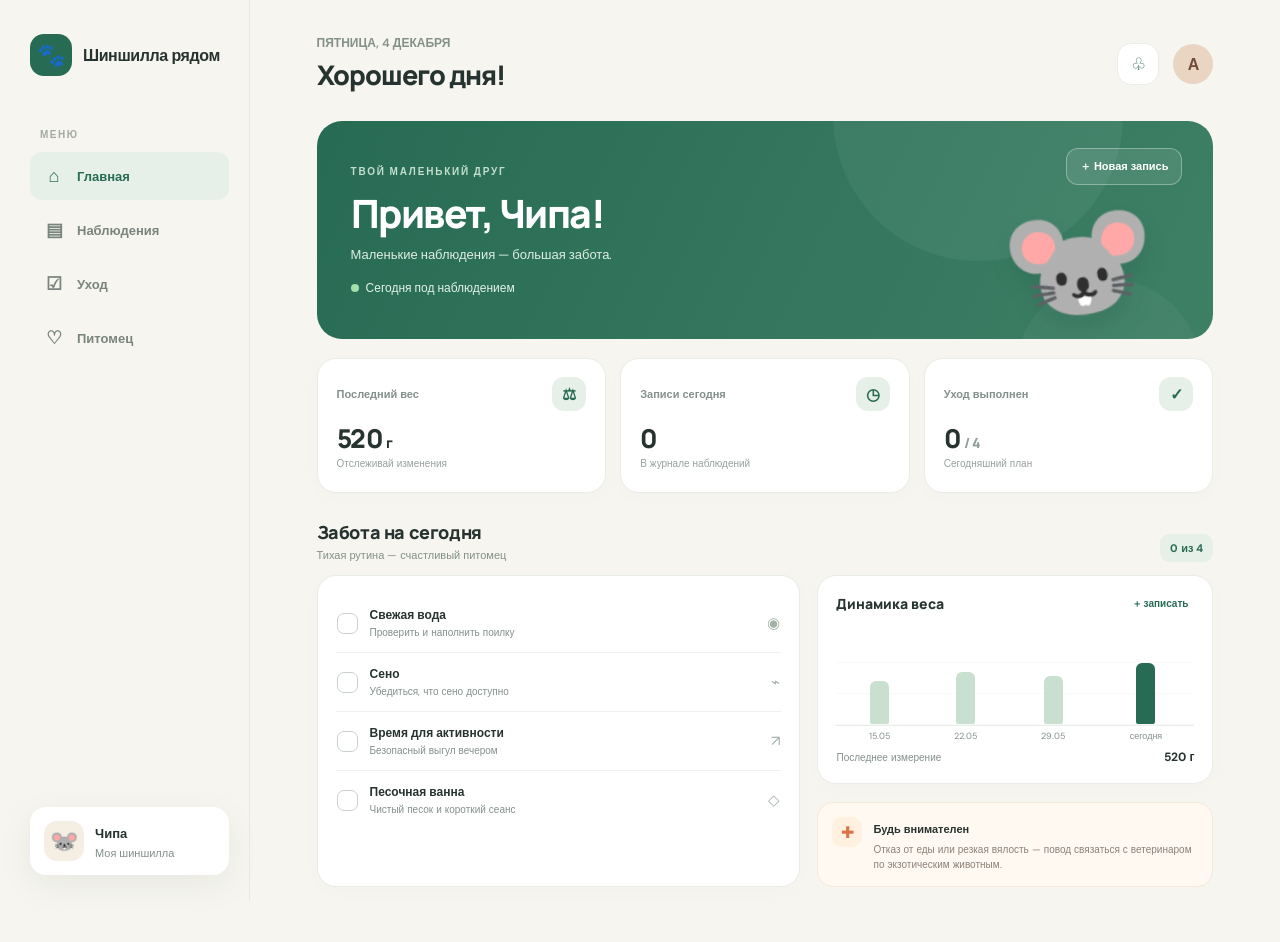
<file: index.html>
<!doctype html>
<html lang="ru">
<head>
<meta charset="utf-8"><meta name="viewport" content="width=device-width, initial-scale=1"><meta name="theme-color" content="#f6f5ef">
<title>Шиншилла рядом — забота каждый день</title>
<style>
@import url('https://fonts.googleapis.com/css2?family=DM+Sans:wght@400;500;600;700;800&family=Manrope:wght@400;500;600;700;800&display=swap');
:root{--bg:#f6f5ef;--paper:#fff;--ink:#273330;--muted:#84908a;--green:#286b54;--mint:#e6f0e9;--line:#e9ede8;--orange:#d87548;--shadow:0 10px 35px #233c3010}*{box-sizing:border-box}body{margin:0;background:var(--bg);color:var(--ink);font-family:'DM Sans',sans-serif}button{font:inherit;cursor:pointer}.app{min-height:100vh;display:grid;grid-template-columns:250px 1fr;max-width:1440px;margin:auto}.sidebar{padding:34px 20px 25px 30px;border-right:1px solid #e7e9e2;display:flex;flex-direction:column;position:sticky;top:0;height:100vh}.brand{display:flex;align-items:center;gap:11px;font-weight:800;font-size:16px;letter-spacing:-.4px;margin-bottom:52px}.brandicon{width:42px;height:42px;border-radius:14px;background:var(--green);display:grid;place-items:center;color:white;font-size:23px}.navlabel{font-size:10px;font-weight:700;letter-spacing:1.5px;color:#a3aaa4;margin:0 0 11px 10px}.nav{display:grid;gap:6px}.nav button{border:0;background:transparent;color:#79847e;border-radius:12px;text-align:left;padding:12px 13px;display:flex;gap:12px;align-items:center;font-size:13px;font-weight:600}.nav button.active{background:var(--mint);color:var(--green)}.nav button .ico{font-size:18px;width:22px;text-align:center}.side-bottom{margin-top:auto}.pet-mini{display:flex;gap:11px;align-items:center;padding:14px;background:#fff;border-radius:16px;box-shadow:var(--shadow)}.pet-face{height:40px;width:40px;border-radius:13px;background:#f5eee3;display:grid;place-items:center;font-size:23px}.pet-mini strong{font-size:13px}.pet-mini small{display:block;color:var(--muted);font-size:11px;margin-top:3px}.main{padding:35px 5.2vw 55px;max-width:1200px;width:100%;margin:auto}.topline{display:flex;align-items:center;justify-content:space-between;margin-bottom:28px}.date{font-size:12px;color:var(--muted);font-weight:600}.greeting{font:800 27px Manrope,sans-serif;letter-spacing:-1px;margin:5px 0 0}.topright{display:flex;align-items:center;gap:14px}.icon-btn{border:1px solid var(--line);background:white;height:42px;width:42px;border-radius:14px;color:var(--green);font-size:17px}.avatar{width:40px;height:40px;border-radius:50%;background:#e9d5c2;display:grid;place-items:center;font-weight:700;color:#704d39}.content{max-width:965px}.hero{height:218px;border-radius:25px;background:linear-gradient(115deg,#286b54,#3e8066);color:white;overflow:hidden;position:relative;padding:28px 34px;margin-bottom:19px;display:flex;align-items:center}.hero:after{content:'';position:absolute;width:290px;height:290px;border-radius:50%;background:#ffffff0d;right:90px;top:-150px}.hero:before{content:'';position:absolute;width:185px;height:185px;border-radius:50%;background:#ffffff0a;right:12px;bottom:-125px}.hero-copy{z-index:1}.eyebrow{font-size:10px;letter-spacing:1.8px;font-weight:700;color:#c3ddce}.hero h1{font:800 39px Manrope,sans-serif;margin:8px 0 6px;letter-spacing:-1.5px}.hero p{font-size:13px;color:#deeee3;margin:0}.online{display:flex;align-items:center;gap:7px;margin-top:17px;font-size:12px;color:#e2f2e7}.dot{height:8px;width:8px;border-radius:50%;background:#a3dfa8}.critter{position:absolute;right:55px;bottom:-5px;font-size:125px;filter:drop-shadow(0 14px 10px #143f3424);transform:rotate(-7deg);z-index:1}.hero-cta{position:absolute;right:31px;top:27px;z-index:2;border:1px solid #ffffff55;color:white;background:#ffffff18;border-radius:12px;padding:10px 13px;font-size:11px;font-weight:700}.metrics{display:grid;grid-template-columns:repeat(3,1fr);gap:14px;margin-bottom:27px}.metric{border:1px solid var(--line);border-radius:19px;background:#fff;padding:18px 19px;min-height:135px;box-shadow:0 4px 20px #233c3004}.metric-head{display:flex;align-items:center;justify-content:space-between;color:var(--muted);font-size:11px;font-weight:600}.metric-icon{height:34px;width:34px;border-radius:12px;background:var(--mint);color:var(--green);display:grid;place-items:center;font-size:16px}.metric-value{font:800 26px Manrope,sans-serif;margin-top:9px;letter-spacing:-.5px}.metric-note{font-size:10px;color:#98a19b;margin-top:1px}.section-head{display:flex;align-items:end;justify-content:space-between;margin:26px 0 13px}.section-head h2{font:800 18px Manrope,sans-serif;margin:0;letter-spacing:-.4px}.subhead{font-size:11px;color:var(--muted);margin-top:4px}.progress{font-size:11px;font-weight:700;color:var(--green);background:var(--mint);padding:7px 10px;border-radius:9px}.grid-bottom{display:grid;grid-template-columns:1.1fr .9fr;gap:17px}.card{background:#fff;border:1px solid var(--line);border-radius:19px;padding:18px;box-shadow:0 4px 20px #233c3004}.tasklist{display:grid}.task{display:flex;align-items:center;gap:12px;padding:13px 1px;border-bottom:1px solid #f0f1ed;cursor:pointer}.task:last-child{border:0;padding-bottom:2px}.check{width:21px;height:21px;border:1.5px solid #c9d1cc;border-radius:7px;display:grid;place-items:center;color:white;font-size:12px;flex:none}.task.done .check{background:var(--green);border-color:var(--green)}.task.done .task-title{text-decoration:line-through;color:#a0aaa3}.task-title{font-size:12px;font-weight:700}.task-desc{font-size:10px;color:var(--muted);margin-top:3px}.task-emoji{margin-left:auto;color:#a3b1a7;font-size:15px}.side-card-head{display:flex;justify-content:space-between;align-items:center}.side-card-head h3{font:800 14px Manrope;margin:0}.textlink{border:0;background:transparent;color:var(--green);font-weight:700;font-size:10px}.weight-chart{height:94px;position:relative;margin:19px 0 4px;display:flex;align-items:end;justify-content:space-around;border-bottom:1px solid var(--line);background:repeating-linear-gradient(to bottom,transparent 0,transparent 30px,#f2f4f1 31px)}.bar-group{display:flex;align-items:center;gap:6px;flex-direction:column;z-index:1}.bar{width:19px;background:#c9dfd0;border-radius:6px 6px 2px 2px;min-height:12px}.bar.current{background:var(--green)}.bar-label{font-size:9px;color:var(--muted);margin-bottom:-17px}.weight-foot{display:flex;justify-content:space-between;align-items:center;font-size:10px;color:var(--muted);padding-top:19px}.weight-foot strong{font-size:12px;color:var(--ink)}.health-note{margin-top:18px;background:#fff9f1;border:1px solid #f4eadb;border-radius:16px;padding:14px;display:flex;gap:11px}.health-icon{height:30px;width:30px;border-radius:10px;background:#fff0df;color:var(--orange);display:grid;place-items:center;flex:none}.health-note strong{font-size:11px}.health-note p{font-size:10px;line-height:1.5;color:#8b8176;margin:4px 0 0}.page{display:none}.page.active{display:block}.journal-intro{font-size:13px;color:var(--muted);margin:0 0 18px}.primary{border:0;border-radius:13px;background:var(--green);color:white;padding:12px 16px;font-size:12px;font-weight:700;box-shadow:0 7px 17px #286b5425}.primary:hover{background:#205b46}.journal-list{display:grid;gap:12px;margin-top:18px}.entry{background:white;border:1px solid var(--line);border-radius:17px;padding:17px}.entry-date{font-size:10px;color:var(--muted);font-weight:600}.entry-tags{display:flex;gap:7px;flex-wrap:wrap;margin:12px 0 8px}.tag{background:var(--bg);border-radius:8px;padding:7px 9px;font-size:10px}.tag b{color:var(--green)}.entry-note{font-size:12px;margin:8px 0 0}.empty{padding:35px;text-align:center;color:var(--muted);background:white;border-radius:18px;margin-top:18px}.care-intro{font-size:13px;color:var(--muted)}.care-tasks{display:grid;gap:10px;margin:18px 0}.care-tasks .task{background:#fff;border:1px solid var(--line);border-radius:15px;padding:15px}.profile-card{display:flex;align-items:center;gap:17px;padding:22px;background:white;border:1px solid var(--line);border-radius:19px}.profile-face{width:78px;height:78px;border-radius:20px;background:var(--mint);display:grid;place-items:center;font-size:46px}.profile-card h2{margin:0;font:800 22px Manrope}.profile-card p{margin:4px 0;color:var(--muted);font-size:12px}.detail-card{background:white;border:1px solid var(--line);border-radius:17px;padding:18px;margin-top:13px}.detail-card h3{font:700 14px Manrope;margin:0 0 10px}.detail-card p{font-size:12px;line-height:1.65;color:#718078;margin:0}.overlay{position:fixed;inset:0;background:#15251f77;display:none;align-items:center;justify-content:center;padding:20px;z-index:10}.overlay.open{display:flex}.modal{width:min(450px,100%);background:#fff;border-radius:21px;padding:23px;box-shadow:0 25px 80px #10251d40}.modal-head{display:flex;align-items:center;justify-content:space-between;margin-bottom:18px}.modal-head h2{font:800 19px Manrope;margin:0}.close{border:0;background:var(--bg);border-radius:10px;width:34px;height:34px;font-size:17px;color:#74817a}.field{margin:13px 0}.field label{display:block;font-size:11px;font-weight:700;margin-bottom:7px}.field select,.field input,.field textarea{width:100%;border:1px solid #e4e9e4;border-radius:11px;padding:11px 12px;background:white;color:var(--ink);font:12px 'DM Sans',sans-serif;outline:none}.field select:focus,.field input:focus,.field textarea:focus{border-color:var(--green)}.field textarea{resize:vertical;min-height:75px}.modal .primary{width:100%;margin-top:8px}.toast{position:fixed;bottom:25px;left:50%;transform:translate(-50%,20px);opacity:0;background:#263832;color:white;border-radius:12px;padding:12px 17px;font-size:12px;transition:.2s;pointer-events:none;z-index:20}.toast.show{opacity:1;transform:translate(-50%,0)}
@media(max-width:850px){.app{grid-template-columns:1fr}.sidebar{position:fixed;z-index:5;top:auto;bottom:0;left:0;right:0;width:auto;height:66px;padding:6px 9px;background:#fff;border:0;border-top:1px solid var(--line)}.brand,.navlabel,.side-bottom{display:none}.nav{display:flex;height:100%;justify-content:space-around;gap:2px}.nav button{flex:1;display:flex;flex-direction:column;justify-content:center;gap:3px;padding:4px;font-size:9px}.nav button .ico{font-size:17px}.main{padding:24px 20px 95px}.greeting{font-size:23px}.topline{margin-bottom:21px}.grid-bottom{grid-template-columns:1fr}.hero{height:190px;padding:24px}.critter{right:26px;font-size:103px}.metrics{gap:9px}.metric{padding:13px;min-height:124px}.metric-value{font-size:22px}.metric-note{font-size:9px}.metric-icon{width:29px;height:29px}.section-head h2{font-size:17px}}
@media(max-width:440px){.main{padding-left:15px;padding-right:15px}.hero{height:177px}.hero h1{font-size:33px}.critter{right:13px;font-size:88px}.hero-cta{right:15px;top:15px;font-size:9px;padding:8px}.eyebrow{font-size:8px}.hero p{font-size:11px}.metrics{gap:7px}.metric{padding:11px;border-radius:15px}.metric-head{font-size:10px}.metric-icon{height:27px;width:27px}.metric-value{font-size:20px}.metric-note{font-size:8px}.topright{gap:8px}}
</style></head>
<body><div class="app"><aside class="sidebar"><div class="brand"><div class="brandicon">🐾</div>Шиншилла рядом</div><div class="navlabel">МЕНЮ</div><nav class="nav"><button class="active" data-page="home"><span class="ico">⌂</span>Главная</button><button data-page="journal"><span class="ico">▤</span>Наблюдения</button><button data-page="care"><span class="ico">☑</span>Уход</button><button data-page="pet"><span class="ico">♡</span>Питомец</button></nav><div class="side-bottom"><div class="pet-mini"><div class="pet-face">🐭</div><div><strong>Чипа</strong><small>Моя шиншилла</small></div></div></div></aside>
<main class="main"><div class="topline"><div><div class="date" id="today"></div><div class="greeting" id="greeting">С возвращением!</div></div><div class="topright"><button class="icon-btn" aria-label="Уведомления" onclick="toast('Пока всё спокойно ✨')">♧</button><div class="avatar">А</div></div></div><div class="content">
<section class="page active" id="page-home"><div class="hero"><div class="hero-copy"><div class="eyebrow">ТВОЙ МАЛЕНЬКИЙ ДРУГ</div><h1>Привет, Чипа!</h1><p>Маленькие наблюдения — большая забота.</p><div class="online"><span class="dot"></span> Сегодня под наблюдением</div></div><div class="critter">🐭</div><button class="hero-cta" onclick="openModal('observation')">＋ Новая запись</button></div>
<div class="metrics"><div class="metric"><div class="metric-head"><span>Последний вес</span><span class="metric-icon">⚖</span></div><div class="metric-value"><span id="weight-show">520</span><small style="font-size:14px"> г</small></div><div class="metric-note">Отслеживай изменения</div></div><div class="metric"><div class="metric-head"><span>Записи сегодня</span><span class="metric-icon">◷</span></div><div class="metric-value" id="today-count">0</div><div class="metric-note">В журнале наблюдений</div></div><div class="metric"><div class="metric-head"><span>Уход выполнен</span><span class="metric-icon">✓</span></div><div class="metric-value"><span id="task-count">0</span><small style="font-size:14px;color:#91a098"> / 4</small></div><div class="metric-note">Сегодняшний план</div></div></div>
<div class="section-head"><div><h2>Забота на сегодня</h2><div class="subhead">Тихая рутина — счастливый питомец</div></div><span class="progress" id="progress">0 из 4</span></div><div class="grid-bottom"><div class="card"><div class="tasklist" id="home-tasks"></div></div><div><div class="card"><div class="side-card-head"><h3>Динамика веса</h3><button class="textlink" onclick="openModal('weight')">＋ записать</button></div><div class="weight-chart"><div class="bar-group"><div class="bar" style="height:43px"></div><span class="bar-label">15.05</span></div><div class="bar-group"><div class="bar" style="height:52px"></div><span class="bar-label">22.05</span></div><div class="bar-group"><div class="bar" style="height:48px"></div><span class="bar-label">29.05</span></div><div class="bar-group"><div class="bar current" style="height:61px"></div><span class="bar-label">сегодня</span></div></div><div class="weight-foot"><span>Последнее измерение</span><strong><span id="weight-foot">520</span> г</strong></div></div><div class="health-note"><div class="health-icon">✚</div><div><strong>Будь внимателен</strong><p>Отказ от еды или резкая вялость — повод связаться с ветеринаром по экзотическим животным.</p></div></div></div></div></section>
<section class="page" id="page-journal"><div class="section-head" style="margin-top:0"><div><h2>Журнал наблюдений</h2><div class="subhead">Как Чипа чувствовала себя в последнее время</div></div><button class="primary" onclick="openModal('observation')">＋ Добавить запись</button></div><p class="journal-intro">Короткие заметки помогают замечать перемены в аппетите, активности и привычках.</p><div class="journal-list" id="journal-list"></div></section>
<section class="page" id="page-care"><div class="section-head" style="margin-top:0"><div><h2>Ежедневный уход</h2><div class="subhead">Отмечай дела — пусть ничего не забудется</div></div><span class="progress" id="care-progress">0 из 4</span></div><p class="care-intro">У шиншиллы всегда должны быть свежая вода, сено и прохладное, спокойное пространство.</p><div class="care-tasks" id="care-tasks"></div><div class="health-note"><div class="health-icon">✚</div><div><strong>Важная подсказка</strong><p>Шиншиллам нужна прохладная, сухая комната. Не купай питомца в воде. При тревожных симптомах обратись к ветеринару, знакомому с экзотическими животными.</p></div></div></section>
<section class="page" id="page-pet"><div class="section-head" style="margin-top:0"><div><h2>Мой питомец</h2><div class="subhead">Всё важное о Чипе — в одном месте</div></div></div><div class="profile-card"><div class="profile-face">🐭</div><div><h2>Чипа</h2><p>Шиншилла · мой маленький друг</p><p>В журнале веса: <b><span id="profile-weight">520</span> г</b></p></div></div><div class="detail-card"><h3>Комфорт и безопасность</h3><p>Шиншиллам важно прохладное, сухое и хорошо проветриваемое помещение. Не купайте в воде. Если питомец перестал есть, стал необычно вялым, тяжело дышит или вы заметили резкие перемены в поведении, оперативно свяжитесь с ветеринаром, который работает с экзотическими животными.</p></div><div class="detail-card"><h3>О приложении</h3><p>«Шиншилла рядом» помогает вести ежедневные заметки и не забывать о базовом уходе. Это не медицинский инструмент и не замена консультации специалиста.</p></div></section>
</div></main></div>
<div class="overlay" id="observation-modal" onclick="outsideClose(event,'observation-modal')"><div class="modal"><div class="modal-head"><h2>Новое наблюдение</h2><button class="close" onclick="closeModal('observation')">×</button></div><form id="observation-form"><div class="field"><label>Аппетит</label><select name="appetite"><option>Хороший</option><option>Ела меньше обычного</option><option>Не ела</option></select></div><div class="field"><label>Активность</label><select name="activity"><option>Обычная</option><option>Активная</option><option>Вялая</option></select></div><div class="field"><label>Вода</label><select name="water"><option>Пила</option><option>Пила мало</option><option>Не заметил(а)</option></select></div><div class="field"><label>Заметка (необязательно)</label><textarea name="note" placeholder="Например, сегодня охотно играла"></textarea></div><button class="primary" type="submit">Сохранить наблюдение</button></form></div></div>
<div class="overlay" id="weight-modal" onclick="outsideClose(event,'weight-modal')"><div class="modal"><div class="modal-head"><h2>Записать вес</h2><button class="close" onclick="closeModal('weight')">×</button></div><form id="weight-form"><div class="field"><label>Вес, граммы</label><input type="number" name="weight" min="250" max="1500" value="520" required></div><p style="font-size:11px;line-height:1.55;color:#84908a">Смотри на изменения со временем. Само по себе одно измерение не является медицинской оценкой.</p><button class="primary" type="submit">Сохранить вес</button></form></div></div><div class="toast" id="toast"></div>
<script>
const taskData=[['Свежая вода','Проверить и наполнить поилку','◉'],['Сено','Убедиться, что сено доступно','⌁'],['Время для активности','Безопасный выгул вечером','↗'],['Песочная ванна','Чистый песок и короткий сеанс','◇']];
let tasks=JSON.parse(localStorage.getItem('chin-tasks')||'null')||[false,false,false,false];let entries=JSON.parse(localStorage.getItem('chin-entries')||'[]');let weight=Number(localStorage.getItem('chin-weight'))||520;
function esc(s){return String(s).replace(/[&<>"']/g,c=>({'&':'&amp;','<':'&lt;','>':'&gt;','"':'&quot;',"'":'&#39;'}[c]))}
function renderTasks(target){document.getElementById(target).innerHTML=taskData.map((t,i)=>`<div class="task ${tasks[i]?'done':''}" onclick="toggleTask(${i})"><span class="check">${tasks[i]?'✓':''}</span><div><div class="task-title">${t[0]}</div><div class="task-desc">${t[1]}</div></div><span class="task-emoji">${t[2]}</span></div>`).join('')}
function render(){renderTasks('home-tasks');renderTasks('care-tasks');let n=tasks.filter(Boolean).length;document.getElementById('task-count').textContent=n;document.getElementById('progress').textContent=`${n} из 4`;document.getElementById('care-progress').textContent=`${n} из 4`;['weight-show','weight-foot','profile-weight'].forEach(id=>document.getElementById(id).textContent=weight);let today=new Date().toDateString();document.getElementById('today-count').textContent=entries.filter(x=>new Date(x.date).toDateString()===today).length;let list=document.getElementById('journal-list');list.innerHTML=entries.length?entries.map(x=>`<article class="entry"><div class="entry-date">${new Date(x.date).toLocaleString('ru-RU',{day:'numeric',month:'long',hour:'2-digit',minute:'2-digit'})}</div><div class="entry-tags"><span class="tag">Аппетит · <b>${esc(x.appetite)}</b></span><span class="tag">Активность · <b>${esc(x.activity)}</b></span><span class="tag">Вода · <b>${esc(x.water)}</b></span></div>${x.note?`<p class="entry-note">${esc(x.note)}</p>`:''}</article>`).join(''):'<div class="empty">🐭<br><br><b>Записей пока нет</b><br><span style="font-size:11px">Добавь первое наблюдение о Чипе.</span></div>'}
function toggleTask(i){tasks[i]=!tasks[i];localStorage.setItem('chin-tasks',JSON.stringify(tasks));render()}
function openModal(which){document.getElementById(which+'-modal').classList.add('open');if(which==='weight')document.querySelector('#weight-form [name=weight]').value=weight}function closeModal(which){document.getElementById(which+'-modal').classList.remove('open')}function outsideClose(e,id){if(e.target.id===id)e.target.classList.remove('open')}
function toast(message){let t=document.getElementById('toast');t.textContent=message;t.classList.add('show');setTimeout(()=>t.classList.remove('show'),2300)}
document.getElementById('observation-form').addEventListener('submit',e=>{e.preventDefault();let f=new FormData(e.currentTarget);entries.unshift({date:new Date().toISOString(),appetite:f.get('appetite'),activity:f.get('activity'),water:f.get('water'),note:f.get('note').trim()});localStorage.setItem('chin-entries',JSON.stringify(entries));render();closeModal('observation');e.currentTarget.reset();toast('Наблюдение сохранено')});document.getElementById('weight-form').addEventListener('submit',e=>{e.preventDefault();weight=Number(new FormData(e.currentTarget).get('weight'));localStorage.setItem('chin-weight',weight);render();closeModal('weight');toast('Вес обновлён')});
document.querySelectorAll('.nav button').forEach(b=>b.addEventListener('click',()=>{document.querySelectorAll('.nav button').forEach(x=>x.classList.remove('active'));b.classList.add('active');document.querySelectorAll('.page').forEach(x=>x.classList.remove('active'));document.getElementById('page-'+b.dataset.page).classList.add('active');window.scrollTo({top:0,behavior:'smooth'})}));
let now=new Date();document.getElementById('today').textContent=now.toLocaleDateString('ru-RU',{weekday:'long',day:'numeric',month:'long'}).toUpperCase();let hour=now.getHours();document.getElementById('greeting').textContent=hour<12?'Доброе утро!':hour<18?'Хорошего дня!':'Добрый вечер!';render();
</script></body></html>
</file>
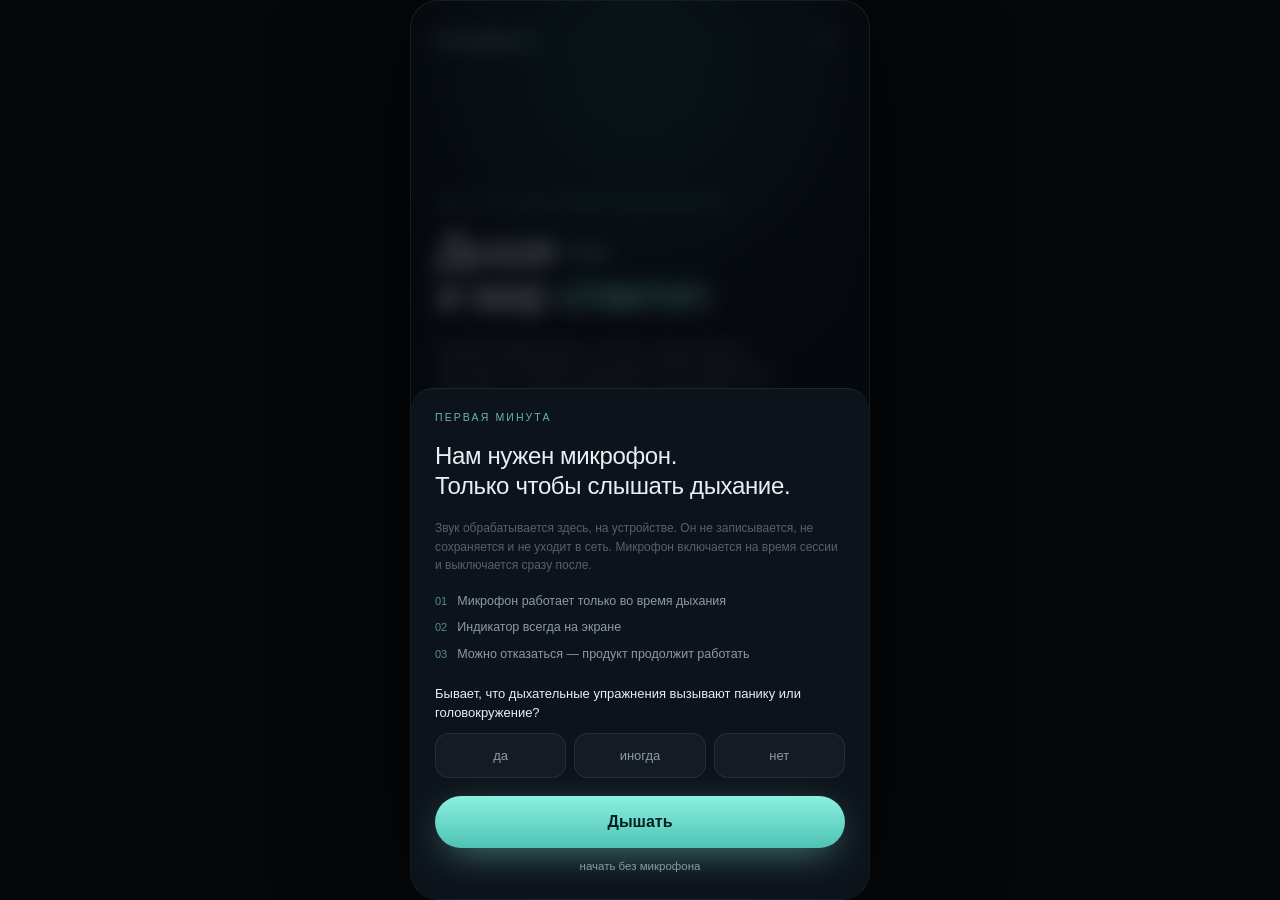
<file: demo/index.html>
<!DOCTYPE html>
<html lang="ru">
<head>
<meta charset="utf-8" />
<meta name="viewport" content="width=device-width, initial-scale=1, viewport-fit=cover" />
<meta name="theme-color" content="#0A0E14" />
<title>Отклик — дыши, и мир ответит</title>
<link rel="stylesheet" href="style.css" />
</head>
<body>

<div id="app">

  <!-- ============ ИНТРО ============ -->
  <section class="screen active" id="s-intro">
    <div class="intro-glow"></div>

    <header class="topbar">
      <div class="brand">ОТКЛИК<span class="brand-dot"></span></div>
      <button class="icon-btn" id="btn-settings" aria-label="Настройки">
        <svg viewBox="0 0 24 24" width="20" height="20" fill="none" stroke="currentColor" stroke-width="1.5">
          <circle cx="12" cy="12" r="3.2"/>
          <path d="M12 2.5v3M12 18.5v3M2.5 12h3M18.5 12h3M5.2 5.2l2.1 2.1M16.7 16.7l2.1 2.1M18.8 5.2l-2.1 2.1M7.3 16.7l-2.1 2.1"/>
        </svg>
      </button>
    </header>

    <div class="intro-body">
      <p class="eyebrow">звук, который слышит ваше дыхание</p>
      <h1>Дыши —<br/>и мир <em>ответит</em>.</h1>
      <p class="lead">
        Никаких медитаций и голосов. Одна минута: звук идёт за вашим дыханием,
        потом медленно ведёт вас к вашему личному ритму покоя — и замолкает.
      </p>

      <button class="mix-chip" id="mix-chip">
        <span class="mix-dot"></span>
        <span class="mix-label">среда</span>
        <b id="mix-chip-name">Море + Ветер</b>
        <span class="chev">›</span>
      </button>

      <div class="duration-row" id="duration-row">
        <button class="chip" data-dur="90">90 сек</button>
        <button class="chip active" data-dur="180">3 мин</button>
        <button class="chip" data-dur="300">5 мин</button>
        <button class="chip" data-dur="600">10 мин</button>
        <button class="chip night" data-dur="1200" data-night="1">Ночь</button>
      </div>

      <div class="quick-mixes" id="quick-mixes"></div>

      <button class="primary" id="btn-start">
        <span class="pulse-dot"></span> Дышать
      </button>

      <p class="fine">Микрофон работает только во время сессии. Звук не покидает телефон и не записывается.</p>
    </div>

    <footer class="intro-foot">
      <button class="ghost-link" id="btn-sound">мастерская звука</button>
      <span class="sep">·</span>
      <button class="ghost-link" id="btn-fingerprint-link">отпечаток</button>
      <span class="sep">·</span>
      <button class="ghost-link" id="btn-help">помощь</button>
    </footer>
  </section>

  <!-- ============ СЕССИЯ ============ -->
  <section class="screen" id="s-session">
    <canvas id="viz"></canvas>

    <div class="session-hud">
      <div class="hud-left">
        <div class="phase-name" id="phase-name" aria-live="polite">Зеркало</div>
        <div class="phase-hint" id="phase-hint">Просто дышите. Мы подстроимся.</div>
      </div>
      <div class="hud-right">
        <div class="timer" id="timer">3:00</div>
        <div class="mic-state" id="mic-state"><span class="mic-dot"></span><span id="mic-text">микрофон · на устройстве</span></div>
      </div>
    </div>

    <div class="session-foot">
      <div class="breath-cue" id="breath-cue" aria-live="polite">зеркало</div>
      <div class="breath-readout">
        <span id="rate-out">—</span><span class="unit">вдохов/мин</span>
      </div>

      <div class="session-controls">
        <button class="ctl" id="btn-pause" aria-label="Пауза" aria-pressed="false">
          <svg viewBox="0 0 24 24" width="19" height="19" fill="none" stroke="currentColor" stroke-width="1.6" stroke-linecap="round">
            <path id="pause-icon" d="M9 5v14M15 5v14"/>
          </svg>
        </button>

        <div class="vol-quick">
          <button class="ctl" id="btn-mute" aria-label="Выключить звук" aria-pressed="false">
            <svg viewBox="0 0 24 24" width="19" height="19" fill="none" stroke="currentColor" stroke-width="1.5" stroke-linecap="round" stroke-linejoin="round">
              <path id="vol-icon" d="M4 9.5h3l4.5-3.5v12L7 14.5H4z"/>
              <path id="vol-waves" d="M15.5 9.2a4 4 0 0 1 0 5.6M18 6.8a7.4 7.4 0 0 1 0 10.4"/>
            </svg>
          </button>
          <input id="vol-slider" class="vol-slider" type="range" min="0" max="100" step="1" value="60" aria-label="Громкость" />
        </div>

        <button class="ctl" id="btn-amb" aria-label="Среда">
          <svg viewBox="0 0 24 24" width="19" height="19" fill="none" stroke="currentColor" stroke-width="1.5" stroke-linecap="round">
            <path d="M3 14c2-2 4-2 6 0s4 2 6 0 4-2 6 0"/><path d="M3 9c2-2 4-2 6 0s4 2 6 0 4-2 6 0"/>
          </svg>
        </button>

        <button class="ctl-text" id="btn-extend">+2 мин</button>
      </div>

      <button class="stop-btn" id="btn-stop">Остановиться</button>
      <p class="kbd-hint">пробел — пауза · Esc — выйти · ↑↓ — громкость</p>
    </div>
  </section>

  <!-- ============ РЕЗУЛЬТАТ ============ -->
  <section class="screen" id="s-result">
    <div class="result-body">
      <p class="eyebrow" id="res-eyebrow">сессия завершена</p>
      <div class="result-metric">
        <div class="metric-value" id="res-minutes">—</div>
        <div class="metric-label">минут до покоя</div>
        <div class="metric-delta" id="res-delta"></div>
      </div>

      <div class="outcome">
        <p class="outcome-q">Как сейчас?</p>
        <div class="outcome-row">
          <button class="outcome-btn" data-out="better">спокойнее</button>
          <button class="outcome-btn" data-out="same">так же</button>
          <button class="outcome-btn" data-out="worse">хуже</button>
        </div>
      </div>

      <div class="result-facts" id="res-facts"></div>

      <button class="primary" id="btn-home">Готово</button>
      <button class="ghost-link result-again" id="btn-again">подышать ещё раз</button>
      <p class="fine" id="res-fine">Один тап — и всё. Мы не считаем стрики и не будем напоминать, что вы «пропустили».</p>
    </div>
  </section>

  <!-- ============ МАСТЕРСКАЯ ЗВУКА ============ -->
  <section class="screen" id="s-sound">
    <header class="topbar">
      <button class="icon-btn back" id="btn-sound-back" aria-label="Назад">
        <svg viewBox="0 0 24 24" width="20" height="20" fill="none" stroke="currentColor" stroke-width="1.5"><path d="M15 5l-7 7 7 7"/></svg>
      </button>
      <div class="brand small">МАСТЕРСКАЯ ЗВУКА</div>
      <span style="width:36px"></span>
    </header>

    <div class="sound-body">
      <p class="eyebrow">ваша среда</p>
      <h2 class="mix-title" id="mix-title">Море + Ветер</h2>
      <p class="sound-sub">Включайте сколько угодно слоёв. Громкость каждого — своя. Дыхание остаётся дирижёром.</p>

      <div class="sound-actions">
        <button class="pill-btn" id="btn-preview">Слушать среду</button>
        <button class="ghost-link" id="btn-save-mix">сохранить среду</button>
      </div>

      <div class="layer-list" id="layer-list"></div>

      <div class="saved">
        <div class="saved-head">сохранённые среды</div>
        <div class="saved-row" id="saved-row"></div>
      </div>

      <button class="ghost-link add-custom" id="btn-add-custom">+ добавить свой звук (mp3, wav, ogg · до 12 МБ)</button>
      <input type="file" id="file-custom" accept="audio/*" hidden />

      <button class="primary" id="btn-sound-breathe">Дышать с этой средой</button>
      <p class="fine">Все среды синтезируются на устройстве. Ни одного скачанного файла — и никакой загрузки из сети.</p>
    </div>
  </section>

  <!-- ============ ОТПЕЧАТОК ============ -->
  <section class="screen" id="s-print">
    <header class="topbar">
      <button class="icon-btn back" id="btn-print-back" aria-label="Назад">
        <svg viewBox="0 0 24 24" width="20" height="20" fill="none" stroke="currentColor" stroke-width="1.5"><path d="M15 5l-7 7 7 7"/></svg>
      </button>
      <div class="brand small">ОТПЕЧАТОК</div>
      <span style="width:36px"></span>
    </header>

    <div class="print-body">
      <p class="eyebrow">ваша формула покоя</p>
      <div class="formula" id="formula">нужно ещё <b id="need-n">3</b> сессии</div>

      <div class="card">
        <div class="card-head">
          <span>минуты до покоя</span>
          <span class="card-sub" id="print-median"></span>
        </div>
        <canvas id="chart" height="120"></canvas>
      </div>

      <div class="card" id="works-card">
        <div class="card-head"><span>что вам помогает</span></div>
        <ul class="factors" id="factors">
          <li class="muted">Появится после нескольких сессий.</li>
        </ul>
      </div>

      <div class="print-actions">
        <button class="primary" id="btn-print-breathe">Дышать по формуле</button>
        <button class="ghost-link danger" id="btn-reset">сбросить модель</button>
      </div>
    </div>
  </section>

  <!-- ============ СРЕДА ВО ВРЕМЯ СЕССИИ ============ -->
  <div class="sheet" id="session-sheet" aria-hidden="true">
    <div class="sheet-inner">
      <div class="sheet-head">
        <span>Среда сессии</span>
        <button class="icon-btn" id="btn-close-session-sheet" aria-label="Закрыть">
          <svg viewBox="0 0 24 24" width="18" height="18" fill="none" stroke="currentColor" stroke-width="1.5"><path d="M6 6l12 12M18 6L6 18"/></svg>
        </button>
      </div>
      <div class="saved-row" id="session-mixes-row"></div>

      <label class="row sheet-row">
        <span>Мягкий режим<br/><small>без задержек, короче вдох — включится сразу</small></span>
        <input type="checkbox" id="set-soft-live" />
      </label>

      <div class="layer-list compact" id="layer-list-session"></div>
      <p class="sheet-note">Меняйте среду прямо во время дыхания — звук перестроится плавно, сессия не прервётся.</p>
    </div>
  </div>

  <!-- ============ ПЕРВАЯ ВСТРЕЧА ============ -->
  <div class="sheet open" id="onboard-sheet" aria-hidden="true" hidden>
    <div class="sheet-inner onboard">
      <p class="eyebrow">первая минута</p>
      <h2 class="onboard-title">Нам нужен микрофон.<br/>Только чтобы слышать дыхание.</h2>
      <p class="sheet-note">
        Звук обрабатывается здесь, на устройстве. Он не записывается, не сохраняется
        и не уходит в сеть. Микрофон включается на время сессии и выключается сразу после.
      </p>
      <ul class="onboard-list">
        <li><span>01</span> Микрофон работает только во время дыхания</li>
        <li><span>02</span> Индикатор всегда на экране</li>
        <li><span>03</span> Можно отказаться — продукт продолжит работать</li>
      </ul>

      <p class="onboard-q">Бывает, что дыхательные упражнения вызывают панику или головокружение?</p>
      <div class="screen-row" id="screen-row">
        <button class="outcome-btn" data-screen="yes">да</button>
        <button class="outcome-btn" data-screen="sometimes">иногда</button>
        <button class="outcome-btn" data-screen="no">нет</button>
      </div>

      <button class="primary" id="btn-onboard-start">Дышать</button>
      <button class="ghost-link onboard-skip" id="btn-onboard-skip">начать без микрофона</button>
    </div>
  </div>

  <!-- ============ НАСТРОЙКИ ============ -->
  <div class="sheet" id="settings-sheet" aria-hidden="true">
    <div class="sheet-inner">
      <div class="sheet-head">
        <span>Звук и микрофон</span>
        <button class="icon-btn" id="btn-close-settings" aria-label="Закрыть">
          <svg viewBox="0 0 24 24" width="18" height="18" fill="none" stroke="currentColor" stroke-width="1.5"><path d="M6 6l12 12M18 6L6 18"/></svg>
        </button>
      </div>

      <label class="row">
        <span>Громкость</span>
        <input type="range" id="set-volume" min="10" max="100" step="1" value="60" />
      </label>

      <label class="row">
        <span>Отклик<br/><small>насколько сильно дыхание ведёт звук</small></span>
        <input type="range" id="set-response" min="35" max="160" step="5" value="100" />
      </label>

      <label class="row">
        <span>Бас</span>
        <input type="range" id="set-bass" min="-6" max="6" step="1" value="0" />
      </label>

      <label class="row">
        <span>Тембр</span>
        <select id="set-timbre">
          <option value="dark">тёмный</option>
          <option value="neutral" selected>нейтральный</option>
          <option value="light">светлый</option>
        </select>
      </label>

      <label class="row">
        <span>Наушники<br/><small>проверить левый и правый</small></span>
        <button class="pill-btn small" id="btn-hp-test" type="button">Проверить</button>
      </label>

      <label class="row">
        <span>Пространство</span>
        <select id="set-room">
          <option value="small">комната</option>
          <option value="medium" selected>зал</option>
          <option value="large">открытое</option>
        </select>
      </label>

      <label class="row">
        <span>Для динамика телефона<br/><small>убирает низ, сужает стерео</small></span>
        <input type="checkbox" id="set-speaker" />
      </label>

      <label class="row">
        <span>Тихий старт<br/><small>первые 20 секунд — вполголоса</small></span>
        <input type="checkbox" id="set-quiet" />
      </label>

      <label class="row">
        <span>Микрофон</span>
        <input type="checkbox" id="set-mic" checked />
      </label>

      <label class="row">
        <span>Мягкий режим<br/><small>без задержек, короче выдох</small></span>
        <input type="checkbox" id="set-soft" />
      </label>

      <label class="row">
        <span>Вибрация<br/><small>если есть поддержка</small></span>
        <input type="checkbox" id="set-haptics" />
      </label>

      <p class="sheet-note">
        Аудио обрабатывается на устройстве. Мы не сохраняем и не передаём звук.
        Никаких рекламных SDK в приложении нет.
      </p>
      <button class="ghost-link danger" id="btn-reset-settings">вернуть настройки по умолчанию</button>
    </div>
  </div>

  <!-- ============ ПОМОЩЬ ============ -->
  <div class="sheet" id="help-sheet" aria-hidden="true">
    <div class="sheet-inner">
      <div class="sheet-head">
        <span>Если сейчас тяжело</span>
        <button class="icon-btn" id="btn-close-help" aria-label="Закрыть">
          <svg viewBox="0 0 24 24" width="18" height="18" fill="none" stroke="currentColor" stroke-width="1.5"><path d="M6 6l12 12M18 6L6 18"/></svg>
        </button>
      </div>
      <p class="sheet-note">
        «Отклик» — не медицинское изделие и не замена помощи специалиста.
        Если вам страшно, не хватает воздуха или появляются мысли о вреде себе —
        не оставайтесь с этим один.
      </p>
      <ul class="help-list">
        <li><b>Россия</b> — 8-800-2000-122 (детский), 8-495-989-50-50 (психологическая помощь)</li>
        <li><b>Экстренно</b> — 112</li>
        <li><b>Мир</b> — findahelpline.com</li>
      </ul>
      <p class="sheet-note">
        При панической атаке помогает «мягкий режим»: короткий вдох, длинный спокойный выдох,
        без задержек. Не пытайтесь дышать «правильно» — просто выдыхайте чуть дольше.
      </p>
    </div>
  </div>

  <div class="toast" id="toast"></div>
</div>

<script src="app.js"></script>
</body>
</html>
</file>
<file: demo/style.css>
:root {
  --bg: #0a0e14;
  --bg-2: #10161f;
  --ink: #e8eef4;
  --ink-dim: #8c9aa9;
  --ink-faint: #55616f;
  --accent: #7fe3d4;
  --accent-deep: #2b8f86;
  --line: rgba(127, 227, 212, 0.14);
  --card: rgba(255, 255, 255, 0.035);
  --radius: 18px;
  --font: "Inter", -apple-system, BlinkMacSystemFont, "Segoe UI", Roboto, "Helvetica Neue", Arial, sans-serif;
}

* { box-sizing: border-box; -webkit-tap-highlight-color: transparent; }

html, body {
  margin: 0; padding: 0; height: 100%;
  background: var(--bg); color: var(--ink);
  font-family: var(--font);
  overscroll-behavior: none;
}

body { display: flex; align-items: center; justify-content: center; }

#app {
  position: relative;
  width: 100%;
  max-width: 460px;
  height: 100dvh;
  max-height: 940px;
  overflow: hidden;
  background: radial-gradient(120% 80% at 50% 0%, #0f1720 0%, var(--bg) 60%);
  box-shadow: 0 0 120px rgba(0, 0, 0, 0.8);
}

@media (min-width: 520px) {
  body { background: #05070a; }
  #app { border-radius: 28px; border: 1px solid rgba(255,255,255,0.06); }
}

/* ---------- screens ---------- */
.screen {
  position: absolute; inset: 0;
  display: flex; flex-direction: column;
  padding: max(22px, env(safe-area-inset-top)) 26px max(22px, env(safe-area-inset-bottom));
  opacity: 0; pointer-events: none;
  transform: translateY(8px) scale(0.995);
  transition: opacity .55s ease, transform .55s cubic-bezier(.22,.8,.3,1);
  overflow-y: auto;
}
.screen.active { opacity: 1; pointer-events: auto; transform: none; }

/* ---------- intro ---------- */
.topbar { display: flex; align-items: center; justify-content: space-between; z-index: 3; }

.brand {
  font-size: 13px; letter-spacing: .32em; font-weight: 600;
  color: var(--ink); display: flex; align-items: center; gap: 8px;
}
.brand.small { font-size: 10px; letter-spacing: .28em; color: var(--ink-dim); }
.brand-dot {
  width: 6px; height: 6px; border-radius: 50%; background: var(--accent);
  box-shadow: 0 0 12px var(--accent); animation: breathe-dot 5.2s ease-in-out infinite;
}
@keyframes breathe-dot { 0%,100%{opacity:.35; transform:scale(.8)} 50%{opacity:1; transform:scale(1.15)} }

.icon-btn {
  background: none; border: 1px solid transparent; color: var(--ink-dim);
  width: 36px; height: 36px; border-radius: 50%; display: grid; place-items: center;
  cursor: pointer; transition: .25s;
}
.icon-btn:hover { color: var(--accent); border-color: var(--line); background: rgba(127,227,212,.05); }

.intro-glow {
  position: absolute; top: -25%; left: 50%; transform: translateX(-50%);
  width: 130%; aspect-ratio: 1; border-radius: 50%;
  background: radial-gradient(circle, rgba(43,143,134,.20) 0%, transparent 62%);
  filter: blur(20px); pointer-events: none;
  animation: drift 14s ease-in-out infinite alternate;
}
@keyframes drift { from { transform: translateX(-50%) scale(1); opacity:.8 } to { transform: translateX(-52%) scale(1.08); opacity:1 } }

.intro-body { margin-top: auto; margin-bottom: auto; z-index: 2; }

.eyebrow {
  font-size: 10.5px; letter-spacing: .2em; text-transform: uppercase;
  color: var(--accent); opacity: .78; margin: 0 0 18px;
}

h1 {
  font-size: clamp(34px, 9vw, 44px); line-height: 1.04; font-weight: 500;
  letter-spacing: -0.02em; margin: 0 0 20px;
}
h1 em { font-style: normal; color: var(--accent); }

.lead { font-size: 15px; line-height: 1.55; color: var(--ink-dim); margin: 0 0 30px; max-width: 340px; }

.duration-row { display: flex; gap: 8px; margin-bottom: 22px; flex-wrap: wrap; }

.chip {
  background: transparent; border: 1px solid rgba(255,255,255,.10); color: var(--ink-dim);
  padding: 9px 14px; border-radius: 999px; font-size: 13px; font-family: var(--font);
  cursor: pointer; transition: .25s;
}
.chip:hover { border-color: rgba(127,227,212,.4); color: var(--ink); }
.chip.active { background: rgba(127,227,212,.10); border-color: rgba(127,227,212,.55); color: var(--accent); }

.primary {
  width: 100%; border: none; cursor: pointer;
  background: linear-gradient(180deg, #8bf0e1, #4ec3b5);
  color: #04211f; font-family: var(--font); font-weight: 600; font-size: 16px;
  padding: 17px 22px; border-radius: 999px;
  display: flex; align-items: center; justify-content: center; gap: 10px;
  box-shadow: 0 10px 40px -12px rgba(127,227,212,.7);
  transition: transform .2s, box-shadow .3s, filter .3s;
}
.primary:hover { transform: translateY(-1px); filter: brightness(1.04); box-shadow: 0 16px 46px -14px rgba(127,227,212,.85); }
.primary:active { transform: translateY(0) scale(.99); }

.pulse-dot {
  width: 8px; height: 8px; border-radius: 50%; background: #04211f;
  animation: pulse 3s ease-in-out infinite;
}
@keyframes pulse { 0%,100% { transform: scale(.7); opacity:.5 } 50% { transform: scale(1.15); opacity:1 } }

.fine { font-size: 11.5px; line-height: 1.5; color: var(--ink-faint); margin: 18px 0 0; }

.intro-foot {
  display: flex; align-items: center; gap: 10px; justify-content: center;
  font-size: 11.5px; color: var(--ink-faint); z-index: 2;
}
.sep { opacity: .4; }
.ghost-link {
  background: none; border: none; padding: 0; color: var(--ink-dim);
  font-family: var(--font); font-size: 11.5px; cursor: pointer;
  border-bottom: 1px solid transparent; transition: .2s;
}
.ghost-link:hover { color: var(--accent); border-color: rgba(127,227,212,.4); }
.ghost-link.danger { color: rgba(240,150,150,.7); margin-top: 14px; }

/* ---------- session ---------- */
#s-session { padding: 0; overflow: hidden; }
#viz { position: absolute; inset: 0; width: 100%; height: 100%; display: block; }

.session-hud {
  position: absolute; inset: max(22px, env(safe-area-inset-top)) 24px auto 24px;
  display: flex; justify-content: space-between; align-items: flex-start;
  pointer-events: none; z-index: 2;
}
.phase-name { font-size: 12px; letter-spacing: .22em; text-transform: uppercase; color: var(--accent); opacity: .85; }
.phase-hint { font-size: 12.5px; color: var(--ink-dim); margin-top: 8px; max-width: 190px; line-height: 1.4; }
.hud-right { text-align: right; }
.timer { font-size: 15px; color: var(--ink-dim); font-variant-numeric: tabular-nums; letter-spacing: .04em; }
.mic-state { display: flex; align-items: center; gap: 6px; justify-content: flex-end; font-size: 10px; color: var(--ink-faint); margin-top: 10px; }
.mic-dot { width: 6px; height: 6px; border-radius: 50%; background: var(--accent); box-shadow: 0 0 8px var(--accent); animation: blink 2.4s ease-in-out infinite; }
.mic-dot.off { background: #f09090; box-shadow: 0 0 8px #f09090; }
@keyframes blink { 0%,100%{opacity:.35} 50%{opacity:1} }

.session-foot {
  position: absolute; inset: auto 24px max(26px, env(safe-area-inset-bottom)) 24px;
  display: flex; flex-direction: column; align-items: center; gap: 16px; z-index: 2;
}
.breath-readout { font-size: 13px; color: var(--ink-dim); font-variant-numeric: tabular-nums; }
.breath-readout .unit { color: var(--ink-faint); margin-left: 6px; }

.stop-btn {
  background: transparent; border: 1px solid rgba(255,255,255,.12); color: var(--ink-dim);
  padding: 10px 22px; border-radius: 999px; font-family: var(--font); font-size: 12.5px;
  cursor: pointer; transition: .25s; backdrop-filter: blur(6px);
}
.stop-btn:hover { color: var(--ink); border-color: rgba(255,255,255,.28); }

/* ---------- result ---------- */
.result-body { margin: auto 0; z-index: 2; }
.result-metric { margin: 8px 0 30px; }
.metric-value {
  font-size: 68px; font-weight: 300; letter-spacing: -0.04em; line-height: 1;
  color: var(--ink); font-variant-numeric: tabular-nums;
}
.metric-label { font-size: 12px; letter-spacing: .16em; text-transform: uppercase; color: var(--ink-faint); margin-top: 10px; }
.metric-delta { font-size: 12.5px; color: var(--accent); margin-top: 8px; min-height: 16px; }
.metric-delta.flat { color: var(--ink-faint); }

.outcome-q { font-size: 13px; color: var(--ink-dim); margin: 0 0 12px; }
.outcome-row { display: grid; grid-template-columns: repeat(3, 1fr); gap: 8px; }
.outcome-btn {
  background: var(--card); border: 1px solid rgba(255,255,255,.08); color: var(--ink-dim);
  padding: 14px 6px; border-radius: 14px; font-family: var(--font); font-size: 13px;
  cursor: pointer; transition: .2s;
}
.outcome-btn:hover { border-color: rgba(127,227,212,.4); color: var(--ink); }
.outcome-btn.sel { background: rgba(127,227,212,.12); border-color: rgba(127,227,212,.55); color: var(--accent); }

.result-facts {
  display: grid; grid-template-columns: 1fr 1fr; gap: 1px;
  background: rgba(255,255,255,.06); border-radius: 14px; overflow: hidden;
  margin: 24px 0 26px;
}
.fact { background: var(--bg-2); padding: 13px 14px; }
.fact-k { font-size: 10px; letter-spacing: .1em; text-transform: uppercase; color: var(--ink-faint); }
.fact-v { font-size: 14px; color: var(--ink); margin-top: 5px; font-variant-numeric: tabular-nums; }

/* ---------- fingerprint ---------- */
.print-body { padding: 26px 0 10px; }
.formula { font-size: 21px; line-height: 1.35; margin: 0 0 26px; letter-spacing: -0.01em; }
.formula b { color: var(--accent); font-weight: 500; }
.formula .dim { color: var(--ink-dim); }

.card {
  background: var(--card); border: 1px solid rgba(255,255,255,.06);
  border-radius: var(--radius); padding: 16px; margin-bottom: 14px;
}
.card-head { display: flex; justify-content: space-between; align-items: baseline; font-size: 11px; letter-spacing: .12em; text-transform: uppercase; color: var(--ink-faint); margin-bottom: 12px; }
.card-sub { text-transform: none; letter-spacing: 0; color: var(--ink-dim); font-size: 12px; }
#chart { width: 100%; height: 120px; display: block; }

.factors { list-style: none; margin: 0; padding: 0; display: flex; flex-direction: column; gap: 12px; }
.factors li { display: flex; justify-content: space-between; font-size: 13.5px; color: var(--ink); }
.factors li .bar { color: var(--ink-faint); font-variant-numeric: tabular-nums; }
.factors li.muted { color: var(--ink-faint); font-size: 12.5px; }

.print-actions { margin: 26px 0 12px; display: flex; flex-direction: column; align-items: center; }

/* ---------- sheet ---------- */
.sheet {
  position: absolute; inset: 0; z-index: 20;
  background: rgba(4,6,9,.6); backdrop-filter: blur(10px);
  display: flex; align-items: flex-end; justify-content: center;
  opacity: 0; pointer-events: none; transition: opacity .3s;
}
.sheet.open { opacity: 1; pointer-events: auto; }
.sheet-inner {
  width: 100%; background: #0d131b; border-top: 1px solid rgba(255,255,255,.08);
  border-radius: 22px 22px 0 0; padding: 22px 24px 30px;
  transform: translateY(16px); transition: transform .35s cubic-bezier(.22,.8,.3,1);
  max-height: 86%; overflow-y: auto;
}
.sheet.open .sheet-inner { transform: none; }
.sheet-head { display: flex; justify-content: space-between; align-items: center; margin-bottom: 18px; font-size: 14px; }

.row {
  display: flex; align-items: center; justify-content: space-between; gap: 16px;
  padding: 14px 0; border-bottom: 1px solid rgba(255,255,255,.05); font-size: 14px; color: var(--ink-dim);
}
.row small { color: var(--ink-faint); font-size: 11px; }
.row input[type=range] { width: 150px; accent-color: var(--accent); }
.row select {
  background: #141c26; color: var(--ink); border: 1px solid rgba(255,255,255,.1);
  border-radius: 8px; padding: 7px 10px; font-family: var(--font); font-size: 13px;
}
.row input[type=checkbox] { width: 20px; height: 20px; accent-color: var(--accent); }

.sheet-note { font-size: 12px; line-height: 1.55; color: var(--ink-faint); margin: 18px 0 0; }
.help-list { list-style: none; padding: 0; margin: 16px 0; display: flex; flex-direction: column; gap: 10px; font-size: 13px; color: var(--ink-dim); }
.help-list b { color: var(--ink); font-weight: 500; }

/* ---------- toast ---------- */
.toast {
  position: absolute; left: 50%; bottom: 90px; transform: translate(-50%, 12px);
  background: rgba(16,22,31,.95); border: 1px solid var(--line); color: var(--ink);
  padding: 11px 18px; border-radius: 999px; font-size: 12.5px; z-index: 40;
  opacity: 0; pointer-events: none; transition: .3s; max-width: 84%; text-align: center;
  backdrop-filter: blur(8px);
}
.toast.show { opacity: 1; transform: translate(-50%, 0); }

@media (prefers-reduced-motion: reduce) {
  * { animation-duration: .001ms !important; transition-duration: .15s !important; }
}

/* ============================================================
   МАСТЕРСКАЯ ЗВУКА
   ============================================================ */

/* чип среды на главном */
.mix-chip {
  display: flex; align-items: center; gap: 9px;
  width: 100%; margin: 0 0 18px; padding: 12px 15px;
  background: rgba(127,227,212,.045); border: 1px solid var(--line);
  border-radius: 14px; cursor: pointer; font-family: var(--font);
  color: var(--ink-dim); font-size: 13px; text-align: left;
  transition: .25s;
}
.mix-chip:hover { background: rgba(127,227,212,.08); border-color: rgba(127,227,212,.32); }
.mix-dot {
  width: 7px; height: 7px; border-radius: 50%; background: var(--accent);
  box-shadow: 0 0 10px var(--accent); flex: none;
}
.mix-label { font-size: 10px; letter-spacing: .16em; text-transform: uppercase; color: var(--ink-faint); }
.mix-chip b { color: var(--ink); font-weight: 500; font-size: 13px; flex: 1; }
.mix-chip .chev { color: var(--ink-faint); font-size: 16px; }

/* экран мастерской */
.sound-body { padding: 22px 0 8px; }
h2.mix-title {
  font-size: 27px; font-weight: 400; letter-spacing: -0.02em;
  margin: 0 0 10px; line-height: 1.2; color: var(--ink);
}
.sound-sub { font-size: 12.5px; line-height: 1.5; color: var(--ink-faint); margin: 0 0 18px; max-width: 330px; }

.sound-actions {
  display: flex; align-items: center; justify-content: space-between;
  gap: 12px; margin-bottom: 20px;
}
.pill-btn {
  background: rgba(255,255,255,.05); border: 1px solid rgba(255,255,255,.12);
  color: var(--ink); font-family: var(--font); font-size: 13px;
  padding: 10px 16px; border-radius: 999px; cursor: pointer;
  display: flex; align-items: center; gap: 8px; transition: .22s;
}
.pill-btn:hover { border-color: rgba(127,227,212,.45); color: var(--accent); }
.pill-btn.on {
  background: rgba(127,227,212,.14); border-color: rgba(127,227,212,.6); color: var(--accent);
}
.pill-btn.on::before {
  content: ''; width: 6px; height: 6px; border-radius: 50%; background: var(--accent);
  box-shadow: 0 0 8px var(--accent); animation: blink 1.6s ease-in-out infinite;
}

/* группы слоёв */
.layer-group { margin-bottom: 18px; }
.group-head {
  font-size: 10px; letter-spacing: .18em; text-transform: uppercase;
  color: var(--ink-faint); margin-bottom: 8px;
}
.group-empty { font-size: 12px; color: var(--ink-faint); padding: 6px 2px 2px; }

.layer {
  display: flex; align-items: center; gap: 10px;
  padding: 10px 12px; margin-bottom: 6px;
  background: rgba(255,255,255,.028); border: 1px solid rgba(255,255,255,.055);
  border-radius: 13px; transition: .22s;
}
.layer.on { background: rgba(127,227,212,.07); border-color: rgba(127,227,212,.28); }

.layer-toggle {
  display: flex; align-items: center; gap: 10px; flex: 1;
  background: none; border: none; padding: 0; cursor: pointer;
  color: var(--ink-dim); font-family: var(--font); font-size: 13.5px; text-align: left;
  transition: color .22s;
}
.layer.on .layer-toggle { color: var(--ink); }
.l-icon {
  width: 30px; height: 30px; border-radius: 9px; flex: none;
  display: grid; place-items: center;
  background: rgba(255,255,255,.04); color: var(--ink-faint);
  transition: .22s;
}
.layer.on .l-icon {
  background: rgba(127,227,212,.14); color: var(--accent);
  box-shadow: inset 0 0 0 1px rgba(127,227,212,.25);
}
.l-name { white-space: nowrap; overflow: hidden; text-overflow: ellipsis; }

.l-controls { display: flex; align-items: center; gap: 8px; flex: none; width: 118px; justify-content: flex-end; }
input.l-vol {
  width: 92px; accent-color: var(--accent); opacity: .35; transition: opacity .22s;
}
.layer.on input.l-vol { opacity: 1; }
.l-del {
  background: none; border: none; color: var(--ink-faint); cursor: pointer;
  font-size: 17px; line-height: 1; padding: 0 0 0 2px; font-family: var(--font);
}
.l-del:hover { color: #f09090; }

/* сохранённые среды */
.saved { margin: 22px 0 10px; }
.saved-head { font-size: 10px; letter-spacing: .18em; text-transform: uppercase; color: var(--ink-faint); margin-bottom: 10px; }
.saved-row { display: flex; flex-wrap: wrap; gap: 8px; }
.saved-chip {
  display: inline-flex; align-items: center; gap: 8px;
  background: transparent; border: 1px solid rgba(255,255,255,.1);
  color: var(--ink-dim); font-family: var(--font); font-size: 12.5px;
  padding: 8px 12px; border-radius: 999px; cursor: pointer; transition: .2s;
}
.saved-chip:hover { border-color: rgba(127,227,212,.45); color: var(--ink); }
.saved-x { color: var(--ink-faint); font-size: 14px; line-height: 1; }
.saved-x:hover { color: #f09090; }
.muted-small { font-size: 12px; color: var(--ink-faint); }

.add-custom {
  display: inline-block; margin: 14px 0 22px; font-size: 12px;
  border-bottom: 1px dashed rgba(127,227,212,.35);
}

.pill-btn.loading { opacity: .75; pointer-events: none; }
.pill-btn.loading::after {
  content: ''; width: 5px; height: 5px; border-radius: 50%; background: var(--accent);
  animation: blink 1s ease-in-out infinite;
}

/* ============================================================
   ОБЩИЙ РЕГУЛЯТОР ГРОМКОСТИ + КОНТРОЛЫ СЕССИИ
   ============================================================ */

.quick-mixes {
  display: flex; gap: 8px; overflow-x: auto; margin: -8px 0 18px;
  padding-bottom: 2px; scrollbar-width: none;
}
.quick-mixes::-webkit-scrollbar { display: none; }
.quick-mix {
  flex: none; background: transparent; border: 1px solid rgba(255,255,255,.08);
  color: var(--ink-faint); font-family: var(--font); font-size: 12px;
  padding: 7px 12px; border-radius: 999px; cursor: pointer; transition: .22s;
  white-space: nowrap;
}
.quick-mix:hover { color: var(--ink); border-color: rgba(127,227,212,.35); }
.quick-mix.active {
  color: var(--accent); border-color: rgba(127,227,212,.55);
  background: rgba(127,227,212,.09);
}

.chip.night { border-color: rgba(140,170,255,.3); color: #a9b8e8; }
.chip.night.active { background: rgba(140,170,255,.12); border-color: rgba(140,170,255,.6); color: #c3cdf5; }

/* --- низ сессии --- */
.session-foot { gap: 10px; }

.breath-cue {
  font-size: 11px; letter-spacing: .24em; text-transform: uppercase;
  color: var(--accent); opacity: .85; min-height: 14px;
  transition: opacity .4s;
}

.session-controls {
  display: flex; align-items: center; gap: 8px; width: 100%;
  justify-content: center; margin: 4px 0 2px;
}

.ctl {
  width: 42px; height: 42px; flex: none; border-radius: 50%;
  display: grid; place-items: center; cursor: pointer;
  background: rgba(255,255,255,.05); border: 1px solid rgba(255,255,255,.10);
  color: var(--ink-dim); transition: .2s; backdrop-filter: blur(8px);
}
.ctl:hover { color: var(--accent); border-color: rgba(127,227,212,.4); }
.ctl.on { color: var(--accent); background: rgba(127,227,212,.13); border-color: rgba(127,227,212,.5); }
.ctl.muted { color: #f0a0a0; border-color: rgba(240,160,160,.35); }

.vol-quick {
  display: flex; align-items: center; gap: 6px;
  background: rgba(255,255,255,.04); border: 1px solid rgba(255,255,255,.08);
  border-radius: 999px; padding: 4px 12px 4px 4px;
}
.vol-slider {
  -webkit-appearance: none; appearance: none; width: 96px; height: 3px;
  background: rgba(255,255,255,.16); border-radius: 2px; outline: none; cursor: pointer;
}
.vol-slider::-webkit-slider-thumb {
  -webkit-appearance: none; width: 13px; height: 13px; border-radius: 50%;
  background: var(--accent); box-shadow: 0 0 8px rgba(127,227,212,.7); cursor: pointer;
}
.vol-slider::-moz-range-thumb {
  width: 13px; height: 13px; border: none; border-radius: 50%;
  background: var(--accent); box-shadow: 0 0 8px rgba(127,227,212,.7); cursor: pointer;
}

.ctl-text {
  height: 42px; padding: 0 14px; border-radius: 999px; cursor: pointer;
  background: rgba(255,255,255,.05); border: 1px solid rgba(255,255,255,.10);
  color: var(--ink-dim); font-family: var(--font); font-size: 12.5px; transition: .2s;
  backdrop-filter: blur(8px); white-space: nowrap;
}
.ctl-text:hover { color: var(--accent); border-color: rgba(127,227,212,.4); }

/* --- компактный список слоёв в шторке --- */
.layer-list.compact .layer { padding: 8px 10px; margin-bottom: 5px; }
.layer-list.compact .l-icon { width: 26px; height: 26px; }
.layer-list.compact .layer-toggle { font-size: 12.5px; }
.layer-list.compact .group-head { margin-bottom: 6px; }
.layer-list.compact .layer-group { margin-bottom: 12px; }

/* --- первая встреча --- */
.sheet-inner.onboard { padding-bottom: 26px; }
.onboard-title { font-size: 24px; font-weight: 400; line-height: 1.25; letter-spacing: -0.015em; margin: 0 0 16px; }
.onboard-list { list-style: none; padding: 0; margin: 18px 0 22px; display: flex; flex-direction: column; gap: 9px; }
.onboard-list li { display: flex; gap: 10px; font-size: 12.5px; color: var(--ink-dim); line-height: 1.4; }
.onboard-list span { color: var(--accent); opacity: .6; font-variant-numeric: tabular-nums; font-size: 11px; padding-top: 1px; }
.onboard-q { font-size: 13px; color: var(--ink); line-height: 1.45; margin: 0 0 10px; }
.screen-row { display: grid; grid-template-columns: repeat(3, 1fr); gap: 8px; margin-bottom: 18px; }
.onboard-skip { display: block; margin: 12px auto 0; }
.result-again { display: block; margin: 12px auto 0; }

/* --- пауза --- */
#s-session.paused .session-hud,
#s-session.paused .session-controls { opacity: .5; }
#s-session.paused #viz { filter: saturate(.5) brightness(.75); }
#s-session.paused .breath-cue { color: var(--ink-dim); letter-spacing: .3em; }

.kbd-hint {
  font-size: 9.5px; color: var(--ink-faint); opacity: .55;
  margin: 6px 0 0; letter-spacing: .04em; text-align: center;
}
@media (max-width: 380px) { .kbd-hint { display: none; } }

.pill-btn.small { padding: 7px 13px; font-size: 12px; }
.row.sheet-row { margin-top: 6px; }
</file>
